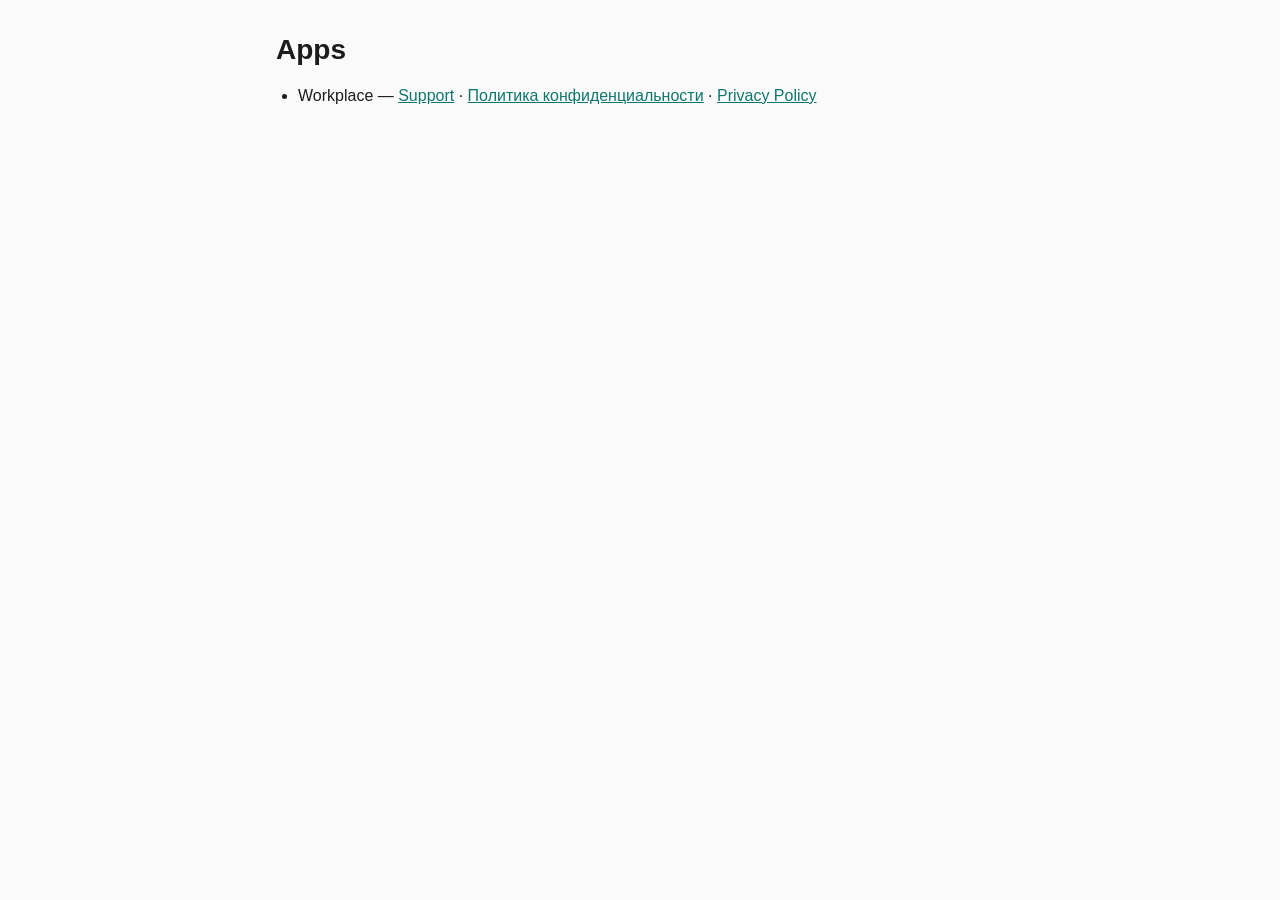
<file: index.html>
<!doctype html>
<html lang="en">
<head>
<meta charset="utf-8">
<meta name="viewport" content="width=device-width, initial-scale=1">
<title>Apps</title>
<link rel="stylesheet" href="style.css">
</head>
<body>
<main>
<h1>Apps</h1>
<ul>
<li>Workplace — <a href="workplace/">Support</a> · <a href="workplace/privacy/">Политика конфиденциальности</a> · <a href="workplace/privacy/en/">Privacy Policy</a></li>
</ul>
</main>
</body>
</html>
</file>
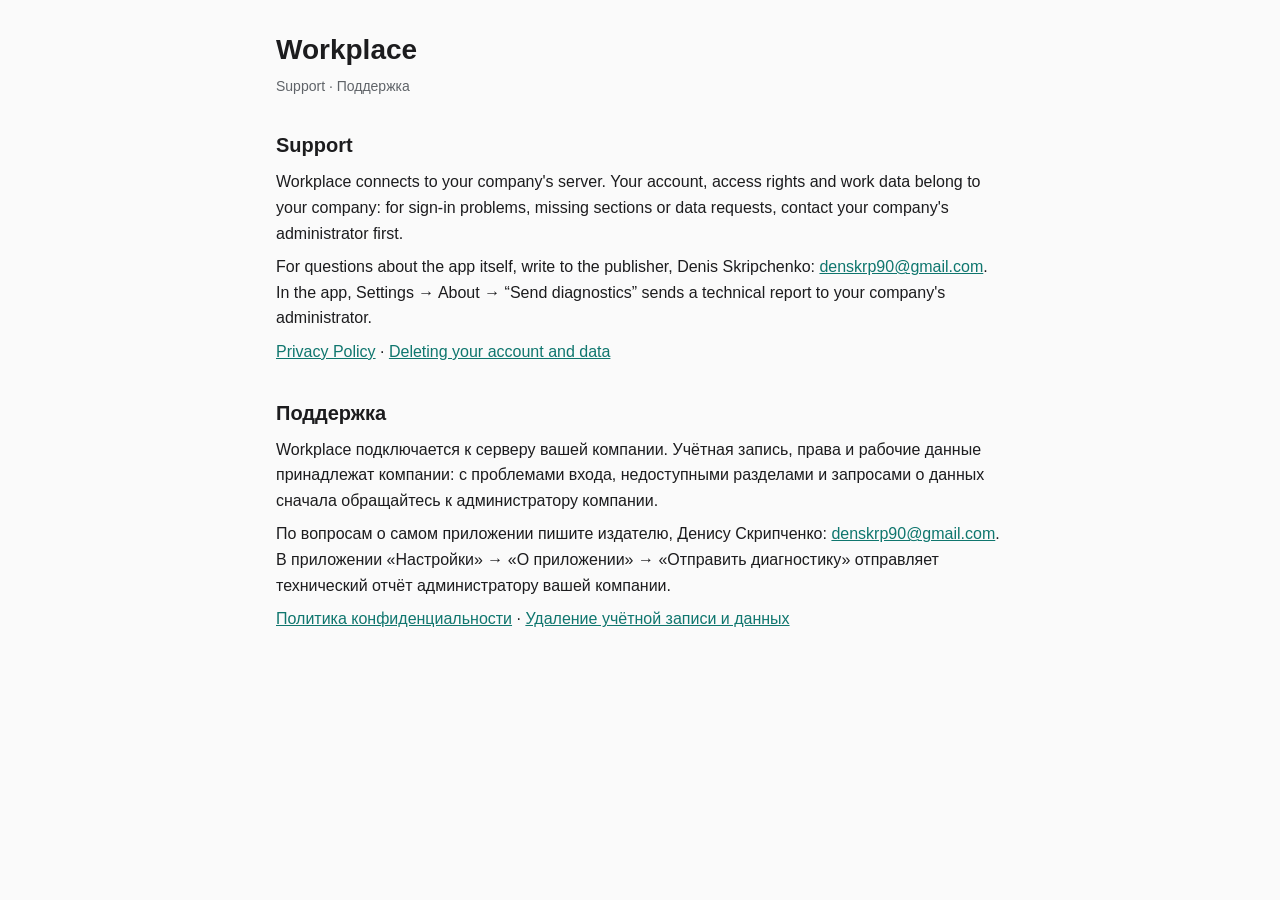
<file: workplace/index.html>
<!doctype html>
<html lang="en">
<head>
<meta charset="utf-8">
<meta name="viewport" content="width=device-width, initial-scale=1">
<title>Workplace — Support</title>
<link rel="stylesheet" href="../style.css">
</head>
<body>
<main>
<h1>Workplace</h1>
<p class="meta">Support · Поддержка</p>

<h2>Support</h2>
<p>Workplace connects to your company's server. Your account, access rights and work data belong to your company: for sign-in problems, missing sections or data requests, contact your company's administrator first.</p>
<p>For questions about the app itself, write to the publisher, Denis Skripchenko: <a href="mailto:denskrp90@gmail.com">denskrp90@gmail.com</a>. In the app, Settings → About → “Send diagnostics” sends a technical report to your company's administrator.</p>
<p><a href="privacy/en/">Privacy Policy</a> · <a href="privacy/en/#deletion">Deleting your account and data</a></p>

<h2>Поддержка</h2>
<p>Workplace подключается к серверу вашей компании. Учётная запись, права и рабочие данные принадлежат компании: с проблемами входа, недоступными разделами и запросами о данных сначала обращайтесь к администратору компании.</p>
<p>По вопросам о самом приложении пишите издателю, Денису Скрипченко: <a href="mailto:denskrp90@gmail.com">denskrp90@gmail.com</a>. В приложении «Настройки» → «О приложении» → «Отправить диагностику» отправляет технический отчёт администратору вашей компании.</p>
<p><a href="privacy/">Политика конфиденциальности</a> · <a href="privacy/#deletion">Удаление учётной записи и данных</a></p>
</main>
</body>
</html>
</file>
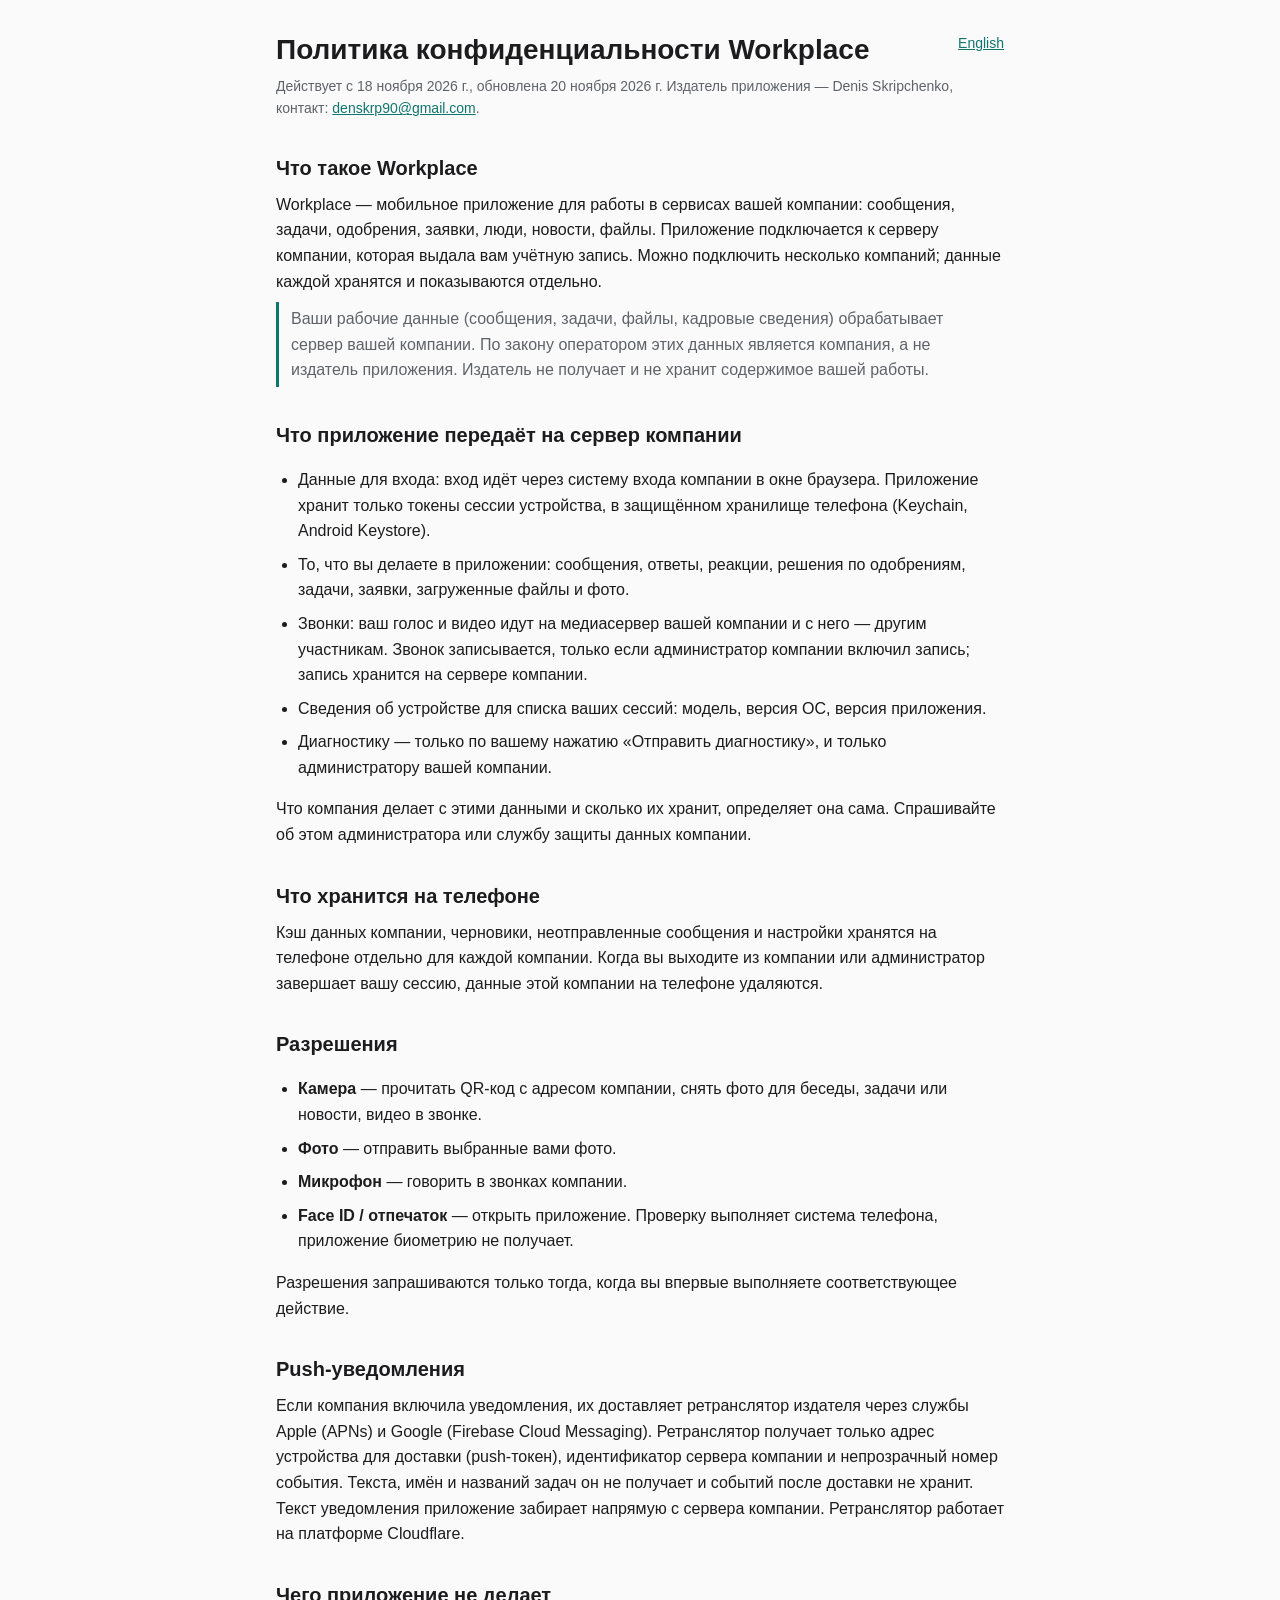
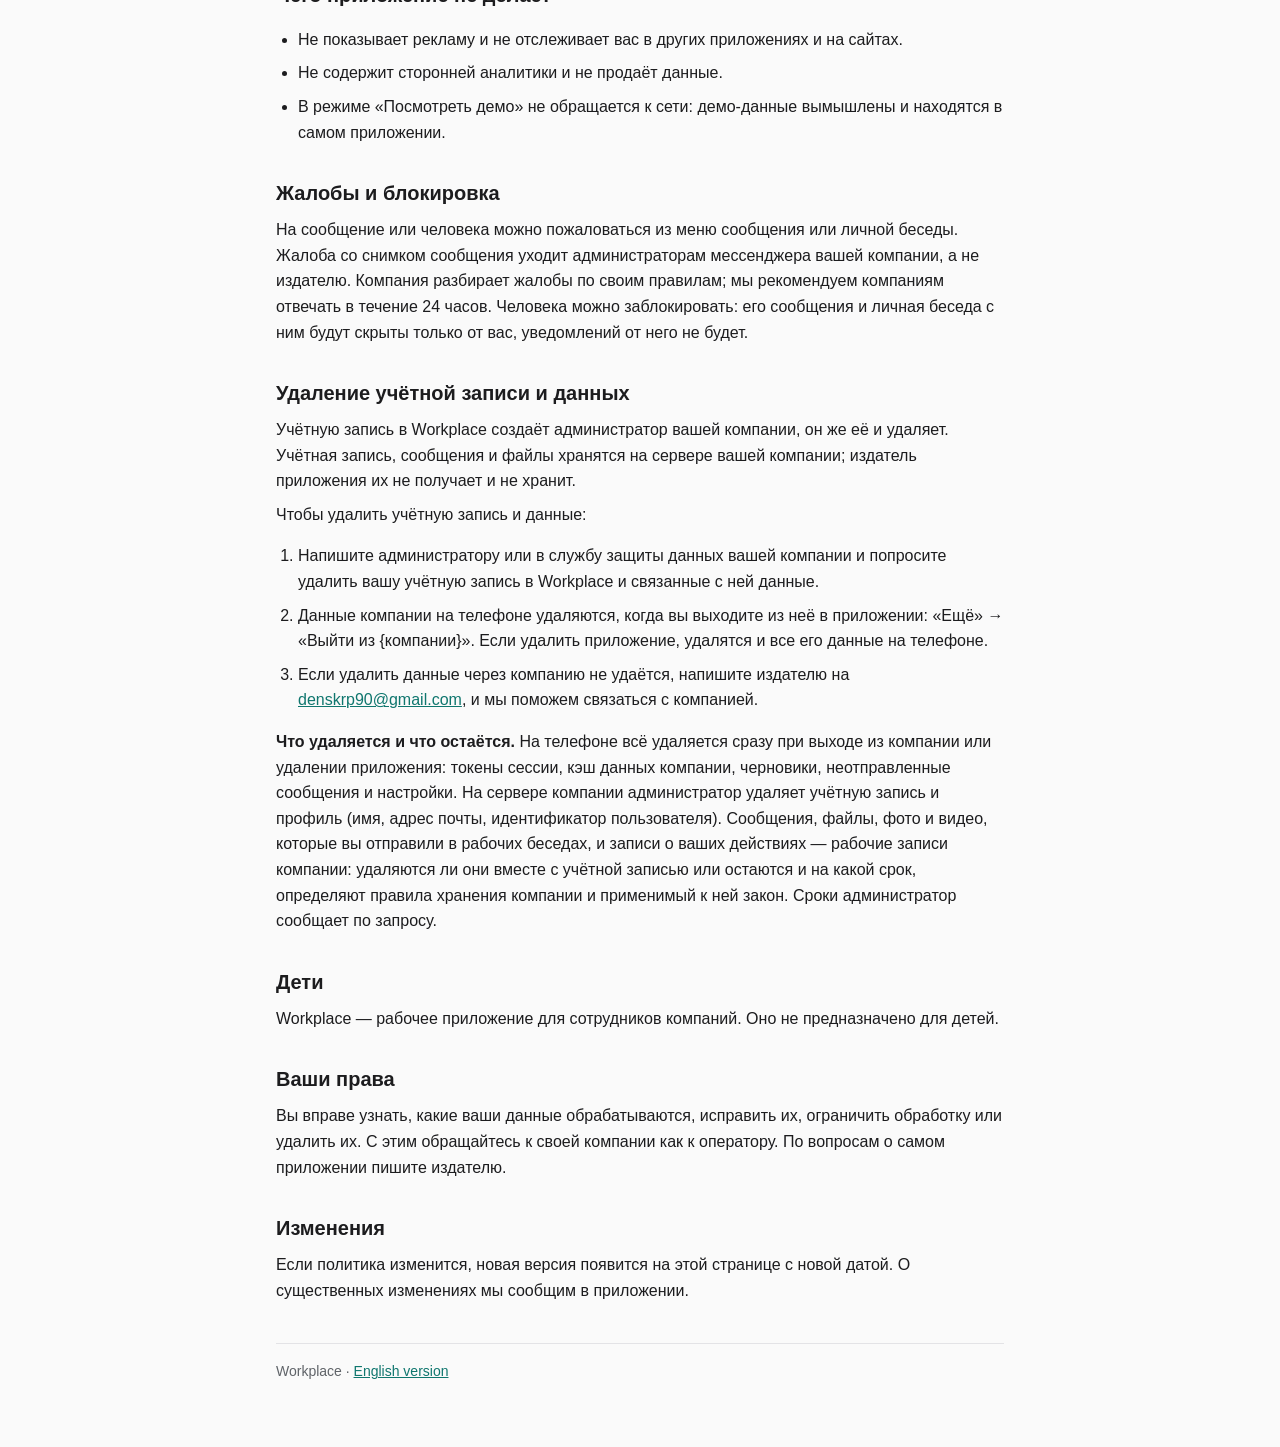
<file: workplace/privacy/index.html>
<!doctype html>
<html lang="ru">
<head>
<meta charset="utf-8">
<meta name="viewport" content="width=device-width, initial-scale=1">
<title>Workplace — политика конфиденциальности</title>
<link rel="stylesheet" href="../../style.css">
</head>
<body>
<main>
<a class="lang" href="en/">English</a>
<h1>Политика конфиденциальности Workplace</h1>
<p class="meta">Действует с 18 ноября 2026 г., обновлена 20 ноября 2026 г. Издатель приложения — Denis Skripchenko, контакт: <a href="mailto:denskrp90@gmail.com">denskrp90@gmail.com</a>.</p>

<h2 id="what">Что такое Workplace</h2>
<p>Workplace — мобильное приложение для работы в сервисах вашей компании: сообщения, задачи, одобрения, заявки, люди, новости, файлы. Приложение подключается к серверу компании, которая выдала вам учётную запись. Можно подключить несколько компаний; данные каждой хранятся и показываются отдельно.</p>
<p class="note">Ваши рабочие данные (сообщения, задачи, файлы, кадровые сведения) обрабатывает сервер вашей компании. По закону оператором этих данных является компания, а не издатель приложения. Издатель не получает и не хранит содержимое вашей работы.</p>

<h2 id="server">Что приложение передаёт на сервер компании</h2>
<ul>
<li>Данные для входа: вход идёт через систему входа компании в окне браузера. Приложение хранит только токены сессии устройства, в защищённом хранилище телефона (Keychain, Android Keystore).</li>
<li>То, что вы делаете в приложении: сообщения, ответы, реакции, решения по одобрениям, задачи, заявки, загруженные файлы и фото.</li>
<li>Звонки: ваш голос и видео идут на медиасервер вашей компании и с него — другим участникам. Звонок записывается, только если администратор компании включил запись; запись хранится на сервере компании.</li>
<li>Сведения об устройстве для списка ваших сессий: модель, версия ОС, версия приложения.</li>
<li>Диагностику — только по вашему нажатию «Отправить диагностику», и только администратору вашей компании.</li>
</ul>
<p>Что компания делает с этими данными и сколько их хранит, определяет она сама. Спрашивайте об этом администратора или службу защиты данных компании.</p>

<h2 id="device">Что хранится на телефоне</h2>
<p>Кэш данных компании, черновики, неотправленные сообщения и настройки хранятся на телефоне отдельно для каждой компании. Когда вы выходите из компании или администратор завершает вашу сессию, данные этой компании на телефоне удаляются.</p>

<h2 id="permissions">Разрешения</h2>
<ul>
<li><b>Камера</b> — прочитать QR-код с адресом компании, снять фото для беседы, задачи или новости, видео в звонке.</li>
<li><b>Фото</b> — отправить выбранные вами фото.</li>
<li><b>Микрофон</b> — говорить в звонках компании.</li>
<li><b>Face ID / отпечаток</b> — открыть приложение. Проверку выполняет система телефона, приложение биометрию не получает.</li>
</ul>
<p>Разрешения запрашиваются только тогда, когда вы впервые выполняете соответствующее действие.</p>

<h2 id="push">Push-уведомления</h2>
<p>Если компания включила уведомления, их доставляет ретранслятор издателя через службы Apple (APNs) и Google (Firebase Cloud Messaging). Ретранслятор получает только адрес устройства для доставки (push-токен), идентификатор сервера компании и непрозрачный номер события. Текста, имён и названий задач он не получает и событий после доставки не хранит. Текст уведомления приложение забирает напрямую с сервера компании. Ретранслятор работает на платформе Cloudflare.</p>

<h2 id="none">Чего приложение не делает</h2>
<ul>
<li>Не показывает рекламу и не отслеживает вас в других приложениях и на сайтах.</li>
<li>Не содержит сторонней аналитики и не продаёт данные.</li>
<li>В режиме «Посмотреть демо» не обращается к сети: демо-данные вымышлены и находятся в самом приложении.</li>
</ul>

<h2 id="moderation">Жалобы и блокировка</h2>
<p>На сообщение или человека можно пожаловаться из меню сообщения или личной беседы. Жалоба со снимком сообщения уходит администраторам мессенджера вашей компании, а не издателю. Компания разбирает жалобы по своим правилам; мы рекомендуем компаниям отвечать в течение 24 часов. Человека можно заблокировать: его сообщения и личная беседа с ним будут скрыты только от вас, уведомлений от него не будет.</p>

<h2 id="deletion">Удаление учётной записи и данных</h2>
<p>Учётную запись в Workplace создаёт администратор вашей компании, он же её и удаляет. Учётная запись, сообщения и файлы хранятся на сервере вашей компании; издатель приложения их не получает и не хранит.</p>
<p>Чтобы удалить учётную запись и данные:</p>
<ol>
<li>Напишите администратору или в службу защиты данных вашей компании и попросите удалить вашу учётную запись в Workplace и связанные с ней данные.</li>
<li>Данные компании на телефоне удаляются, когда вы выходите из неё в приложении: «Ещё» → «Выйти из {компании}». Если удалить приложение, удалятся и все его данные на телефоне.</li>
<li>Если удалить данные через компанию не удаётся, напишите издателю на <a href="mailto:denskrp90@gmail.com">denskrp90@gmail.com</a>, и мы поможем связаться с компанией.</li>
</ol>
<p><strong>Что удаляется и что остаётся.</strong> На телефоне всё удаляется сразу при выходе из компании или удалении приложения: токены сессии, кэш данных компании, черновики, неотправленные сообщения и настройки. На сервере компании администратор удаляет учётную запись и профиль (имя, адрес почты, идентификатор пользователя). Сообщения, файлы, фото и видео, которые вы отправили в рабочих беседах, и записи о ваших действиях — рабочие записи компании: удаляются ли они вместе с учётной записью или остаются и на какой срок, определяют правила хранения компании и применимый к ней закон. Сроки администратор сообщает по запросу.</p>

<h2 id="children">Дети</h2>
<p>Workplace — рабочее приложение для сотрудников компаний. Оно не предназначено для детей.</p>

<h2 id="rights">Ваши права</h2>
<p>Вы вправе узнать, какие ваши данные обрабатываются, исправить их, ограничить обработку или удалить их. С этим обращайтесь к своей компании как к оператору. По вопросам о самом приложении пишите издателю.</p>

<h2 id="changes">Изменения</h2>
<p>Если политика изменится, новая версия появится на этой странице с новой датой. О существенных изменениях мы сообщим в приложении.</p>

<footer>Workplace · <a href="en/">English version</a></footer>
</main>
</body>
</html>
</file>
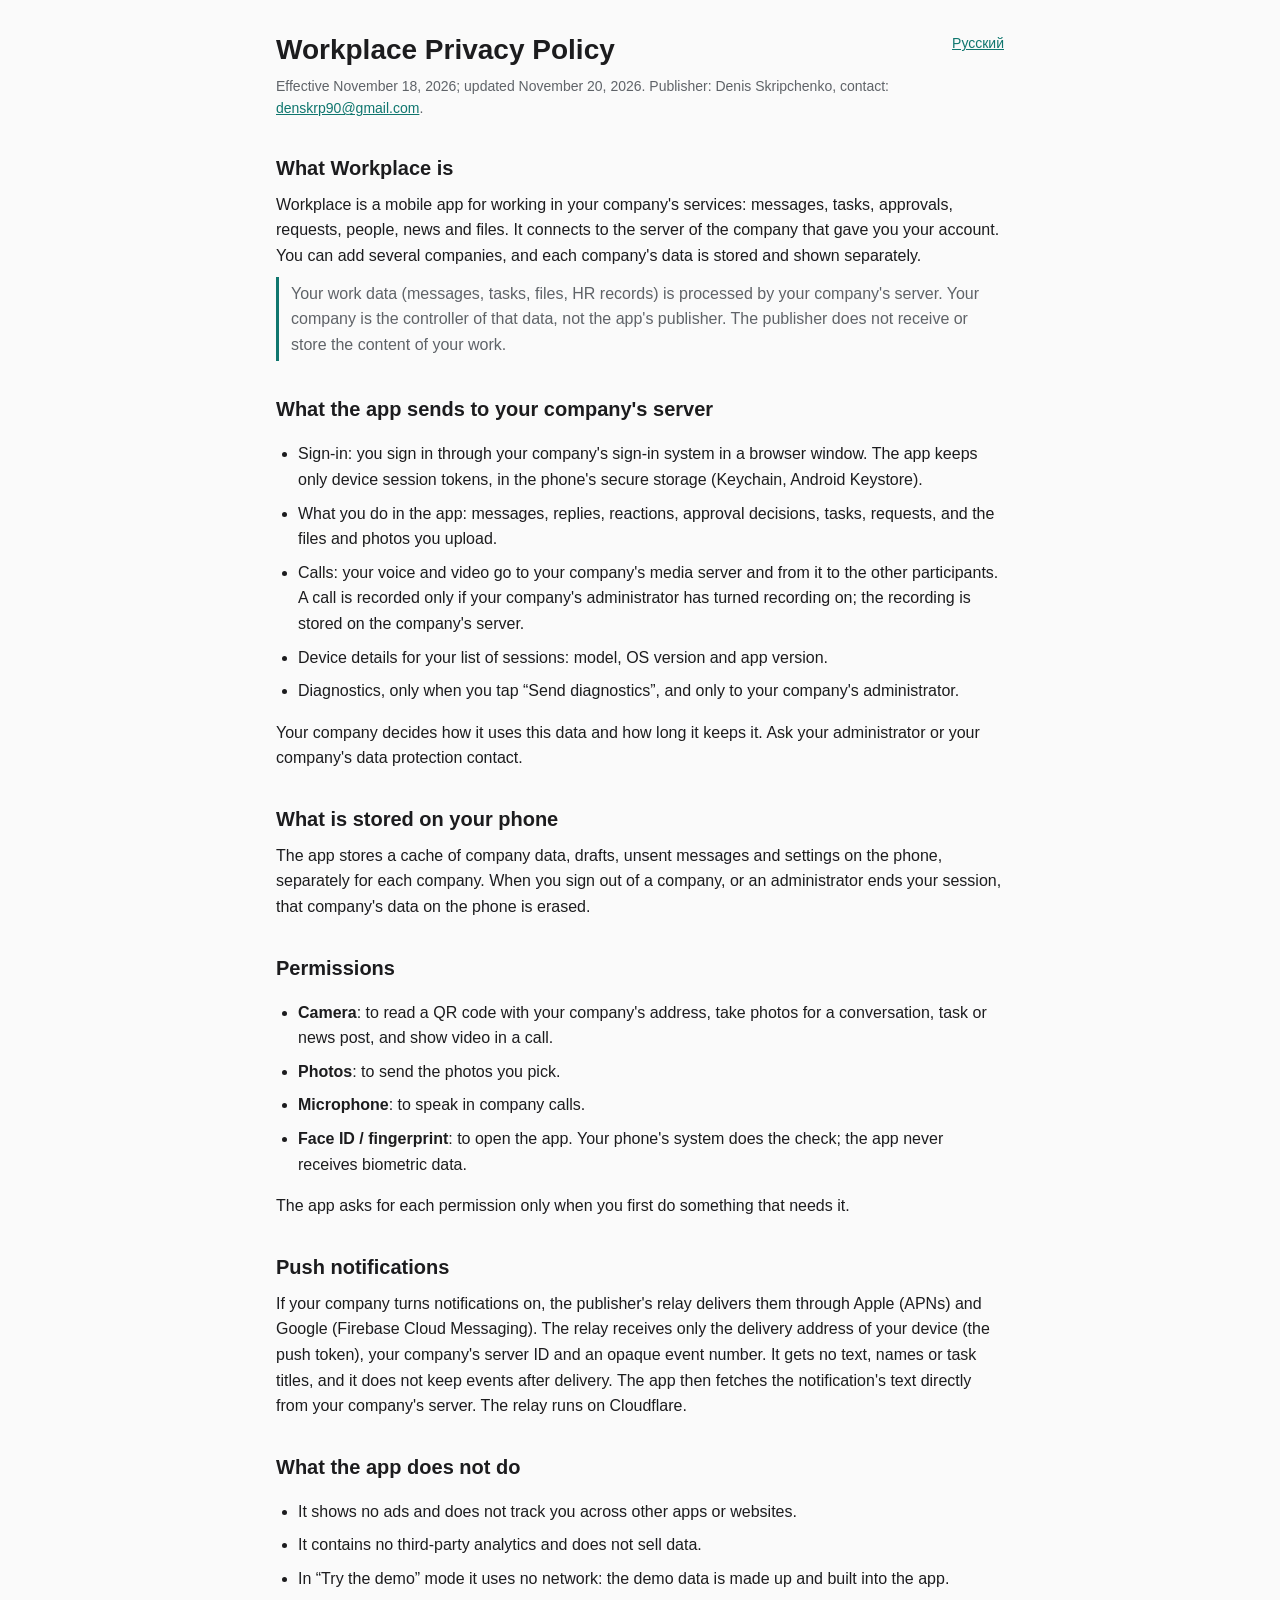
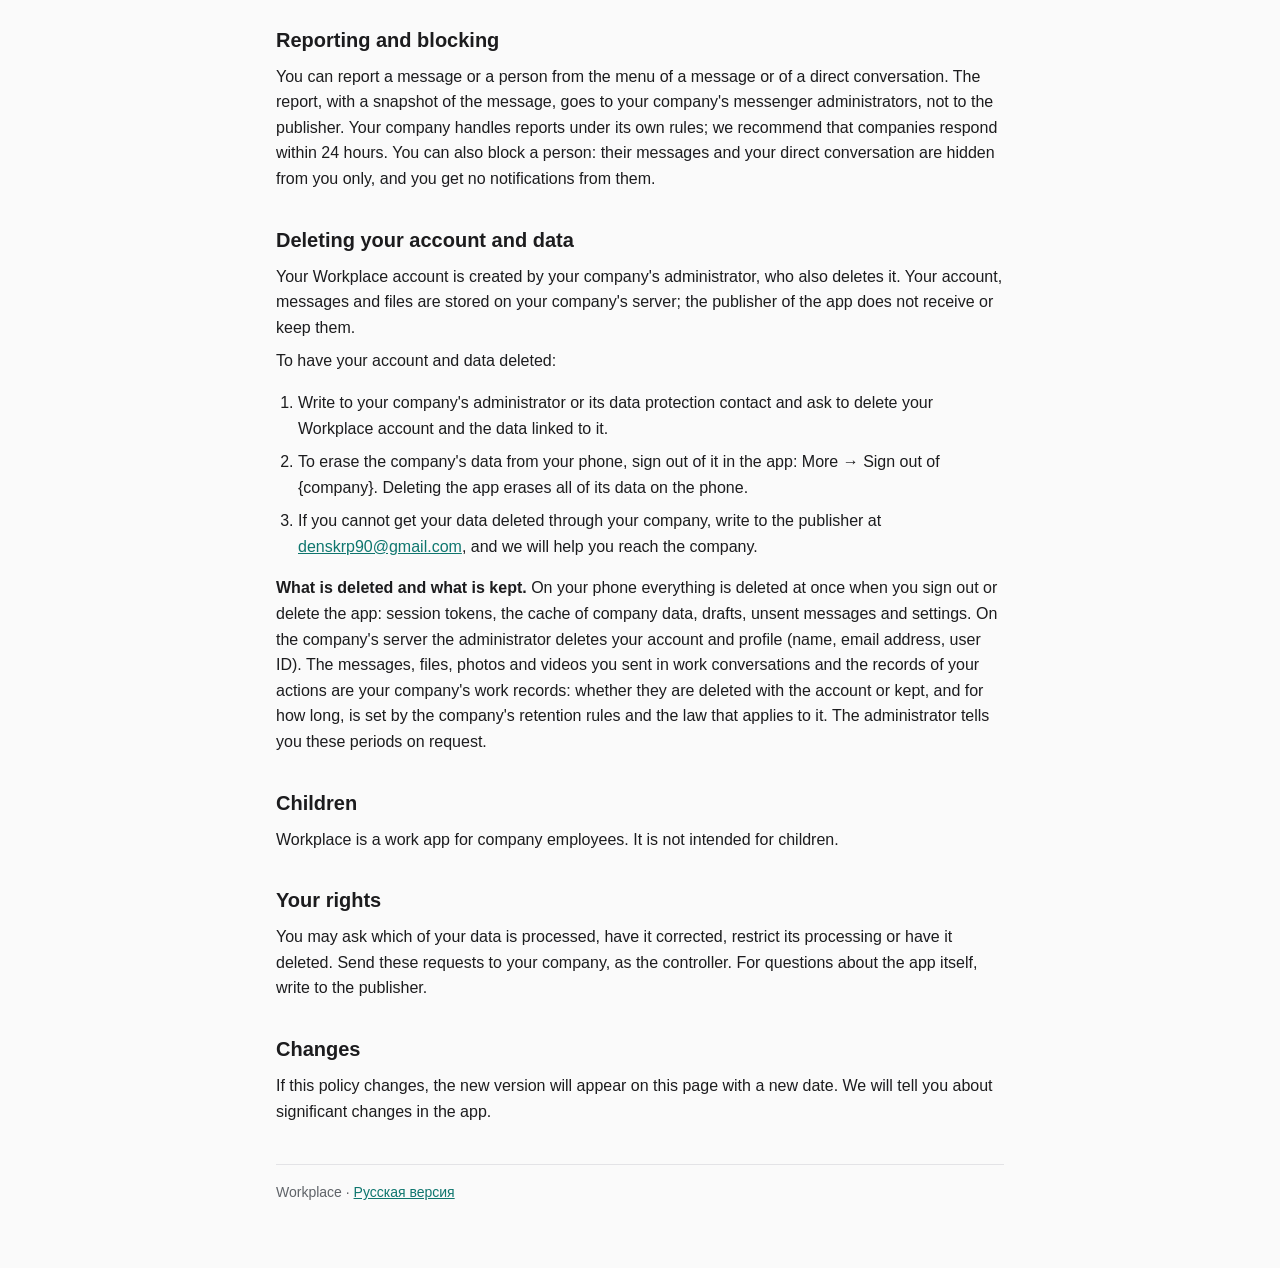
<file: workplace/privacy/en/index.html>
<!doctype html>
<html lang="en">
<head>
<meta charset="utf-8">
<meta name="viewport" content="width=device-width, initial-scale=1">
<title>Workplace — Privacy Policy</title>
<link rel="stylesheet" href="../../../style.css">
</head>
<body>
<main>
<a class="lang" href="../">Русский</a>
<h1>Workplace Privacy Policy</h1>
<p class="meta">Effective November 18, 2026; updated November 20, 2026. Publisher: Denis Skripchenko, contact: <a href="mailto:denskrp90@gmail.com">denskrp90@gmail.com</a>.</p>

<h2 id="what">What Workplace is</h2>
<p>Workplace is a mobile app for working in your company's services: messages, tasks, approvals, requests, people, news and files. It connects to the server of the company that gave you your account. You can add several companies, and each company's data is stored and shown separately.</p>
<p class="note">Your work data (messages, tasks, files, HR records) is processed by your company's server. Your company is the controller of that data, not the app's publisher. The publisher does not receive or store the content of your work.</p>

<h2 id="server">What the app sends to your company's server</h2>
<ul>
<li>Sign-in: you sign in through your company's sign-in system in a browser window. The app keeps only device session tokens, in the phone's secure storage (Keychain, Android Keystore).</li>
<li>What you do in the app: messages, replies, reactions, approval decisions, tasks, requests, and the files and photos you upload.</li>
<li>Calls: your voice and video go to your company's media server and from it to the other participants. A call is recorded only if your company's administrator has turned recording on; the recording is stored on the company's server.</li>
<li>Device details for your list of sessions: model, OS version and app version.</li>
<li>Diagnostics, only when you tap “Send diagnostics”, and only to your company's administrator.</li>
</ul>
<p>Your company decides how it uses this data and how long it keeps it. Ask your administrator or your company's data protection contact.</p>

<h2 id="device">What is stored on your phone</h2>
<p>The app stores a cache of company data, drafts, unsent messages and settings on the phone, separately for each company. When you sign out of a company, or an administrator ends your session, that company's data on the phone is erased.</p>

<h2 id="permissions">Permissions</h2>
<ul>
<li><b>Camera</b>: to read a QR code with your company's address, take photos for a conversation, task or news post, and show video in a call.</li>
<li><b>Photos</b>: to send the photos you pick.</li>
<li><b>Microphone</b>: to speak in company calls.</li>
<li><b>Face ID / fingerprint</b>: to open the app. Your phone's system does the check; the app never receives biometric data.</li>
</ul>
<p>The app asks for each permission only when you first do something that needs it.</p>

<h2 id="push">Push notifications</h2>
<p>If your company turns notifications on, the publisher's relay delivers them through Apple (APNs) and Google (Firebase Cloud Messaging). The relay receives only the delivery address of your device (the push token), your company's server ID and an opaque event number. It gets no text, names or task titles, and it does not keep events after delivery. The app then fetches the notification's text directly from your company's server. The relay runs on Cloudflare.</p>

<h2 id="none">What the app does not do</h2>
<ul>
<li>It shows no ads and does not track you across other apps or websites.</li>
<li>It contains no third-party analytics and does not sell data.</li>
<li>In “Try the demo” mode it uses no network: the demo data is made up and built into the app.</li>
</ul>

<h2 id="moderation">Reporting and blocking</h2>
<p>You can report a message or a person from the menu of a message or of a direct conversation. The report, with a snapshot of the message, goes to your company's messenger administrators, not to the publisher. Your company handles reports under its own rules; we recommend that companies respond within 24 hours. You can also block a person: their messages and your direct conversation are hidden from you only, and you get no notifications from them.</p>

<h2 id="deletion">Deleting your account and data</h2>
<p>Your Workplace account is created by your company's administrator, who also deletes it. Your account, messages and files are stored on your company's server; the publisher of the app does not receive or keep them.</p>
<p>To have your account and data deleted:</p>
<ol>
<li>Write to your company's administrator or its data protection contact and ask to delete your Workplace account and the data linked to it.</li>
<li>To erase the company's data from your phone, sign out of it in the app: More → Sign out of {company}. Deleting the app erases all of its data on the phone.</li>
<li>If you cannot get your data deleted through your company, write to the publisher at <a href="mailto:denskrp90@gmail.com">denskrp90@gmail.com</a>, and we will help you reach the company.</li>
</ol>
<p><strong>What is deleted and what is kept.</strong> On your phone everything is deleted at once when you sign out or delete the app: session tokens, the cache of company data, drafts, unsent messages and settings. On the company's server the administrator deletes your account and profile (name, email address, user ID). The messages, files, photos and videos you sent in work conversations and the records of your actions are your company's work records: whether they are deleted with the account or kept, and for how long, is set by the company's retention rules and the law that applies to it. The administrator tells you these periods on request.</p>

<h2 id="children">Children</h2>
<p>Workplace is a work app for company employees. It is not intended for children.</p>

<h2 id="rights">Your rights</h2>
<p>You may ask which of your data is processed, have it corrected, restrict its processing or have it deleted. Send these requests to your company, as the controller. For questions about the app itself, write to the publisher.</p>

<h2 id="changes">Changes</h2>
<p>If this policy changes, the new version will appear on this page with a new date. We will tell you about significant changes in the app.</p>

<footer>Workplace · <a href="../">Русская версия</a></footer>
</main>
</body>
</html>
</file>
<file: style.css>
:root { --bg: #fafafa; --text: #1c1c1e; --muted: #5f6368; --line: #e3e3e6; --accent: #0f766e; color-scheme: light dark; }
@media (prefers-color-scheme: dark) { :root { --bg: #1c1c1e; --text: #f2f2f4; --muted: #a1a1a8; --line: #36363b; --accent: #5eead4; } }
* { box-sizing: border-box; }
body { margin: 0; background: var(--bg); color: var(--text); font: 16px/1.6 Inter, -apple-system, BlinkMacSystemFont, "Segoe UI", Roboto, sans-serif; }
main { max-width: 760px; margin: 0 auto; padding: 32px 16px 64px; }
h1 { font-size: 28px; line-height: 1.25; margin: 0 0 4px; }
h2 { font-size: 20px; margin: 32px 0 8px; }
p, li { margin: 8px 0; }
ul, ol { padding-left: 22px; }
a { color: var(--accent); }
.meta { color: var(--muted); font-size: 14px; margin-bottom: 24px; }
.lang { float: right; font-size: 14px; }
.note { border-left: 3px solid var(--accent); padding: 4px 12px; color: var(--muted); }
footer { border-top: 1px solid var(--line); margin-top: 40px; padding-top: 16px; color: var(--muted); font-size: 14px; }
</file>
